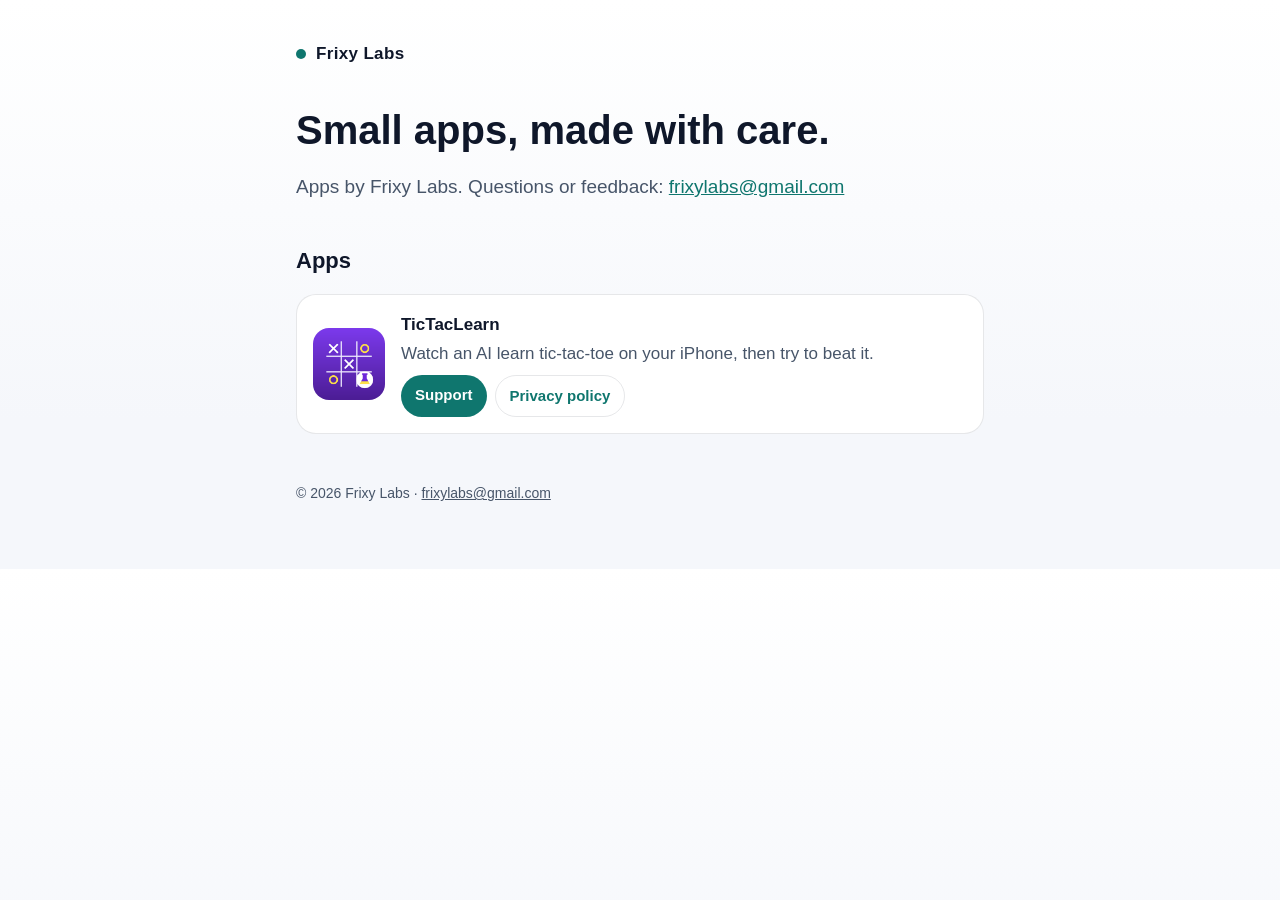
<file: index.html>
<!doctype html>
<html lang="en">
<head>
  <meta charset="utf-8">
  <meta name="viewport" content="width=device-width, initial-scale=1">
  <title>Frixy Labs</title>
  <meta name="description" content="Small apps by Frixy Labs.">
  <link rel="stylesheet" href="style.css">
</head>
<body>
<main>
  <header class="brand"><span class="dot"></span><a href="./">Frixy Labs</a></header>
  <h1>Small apps, made with care.</h1>
  <p class="lead">Apps by Frixy Labs. Questions or feedback: <a href="mailto:frixylabs@gmail.com">frixylabs@gmail.com</a></p>

  <h2>Apps</h2>
  <div class="app">
    <img src="tictaclearn/icon.png" alt="">
    <div>
      <h3>TicTacLearn</h3>
      <p>Watch an AI learn tic-tac-toe on your iPhone, then try to beat it.</p>
      <div class="links">
        <a class="button" href="tictaclearn/">Support</a>
        <a class="button quiet" href="tictaclearn/privacy.html">Privacy policy</a>
      </div>
    </div>
  </div>

  <footer>© 2026 Frixy Labs · <a href="mailto:frixylabs@gmail.com">frixylabs@gmail.com</a></footer>
</main>
</body>
</html>
</file>
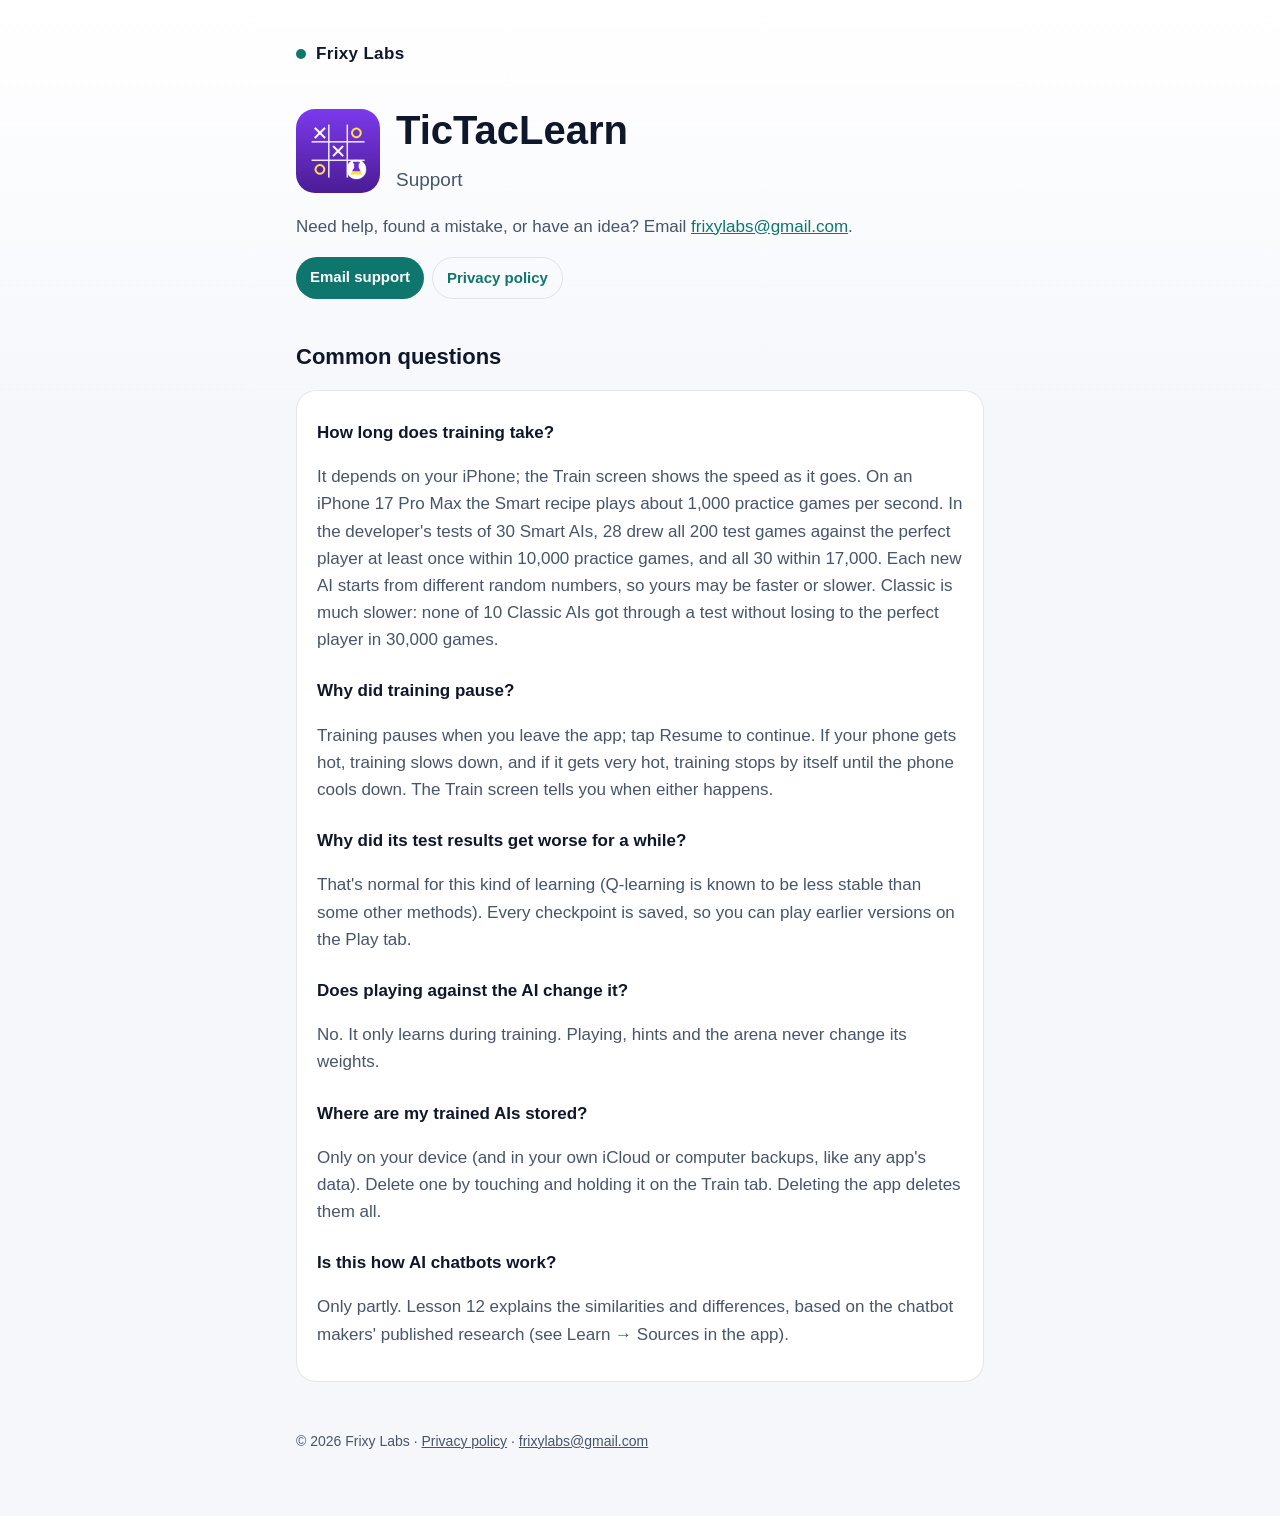
<file: tictaclearn/index.html>
<!doctype html>
<html lang="en">
<head>
  <meta charset="utf-8">
  <meta name="viewport" content="width=device-width, initial-scale=1">
  <title>TicTacLearn Support</title>
  <meta name="description" content="Help and contact for TicTacLearn, the iPhone app where you watch an AI learn tic-tac-toe.">
  <link rel="stylesheet" href="../style.css">
</head>
<body>
<main>
  <header class="brand"><span class="dot"></span><a href="../">Frixy Labs</a></header>
  <div class="hero">
    <img src="icon.png" alt="">
    <div>
      <h1>TicTacLearn</h1>
      <p class="lead" style="margin:0">Support</p>
    </div>
  </div>
  <p>Need help, found a mistake, or have an idea? Email <a href="mailto:frixylabs@gmail.com?subject=TicTacLearn">frixylabs@gmail.com</a>.</p>
  <div class="links"><a class="button" href="mailto:frixylabs@gmail.com?subject=TicTacLearn">Email support</a> <a class="button quiet" href="privacy.html">Privacy policy</a></div>

  <h2>Common questions</h2>
  <div class="card">
    <h3>How long does training take?</h3>
    <p>It depends on your iPhone; the Train screen shows the speed as it goes. On an iPhone 17 Pro Max the Smart recipe plays about 1,000 practice games per second. In the developer's tests of 30 Smart AIs, 28 drew all 200 test games against the perfect player at least once within 10,000 practice games, and all 30 within 17,000. Each new AI starts from different random numbers, so yours may be faster or slower. Classic is much slower: none of 10 Classic AIs got through a test without losing to the perfect player in 30,000 games.</p>

    <h3>Why did training pause?</h3>
    <p>Training pauses when you leave the app; tap Resume to continue. If your phone gets hot, training slows down, and if it gets very hot, training stops by itself until the phone cools down. The Train screen tells you when either happens.</p>

    <h3>Why did its test results get worse for a while?</h3>
    <p>That's normal for this kind of learning (Q-learning is known to be less stable than some other methods). Every checkpoint is saved, so you can play earlier versions on the Play tab.</p>

    <h3>Does playing against the AI change it?</h3>
    <p>No. It only learns during training. Playing, hints and the arena never change its weights.</p>

    <h3>Where are my trained AIs stored?</h3>
    <p>Only on your device (and in your own iCloud or computer backups, like any app's data). Delete one by touching and holding it on the Train tab. Deleting the app deletes them all.</p>

    <h3>Is this how AI chatbots work?</h3>
    <p>Only partly. Lesson 12 explains the similarities and differences, based on the chatbot makers' published research (see Learn → Sources in the app).</p>
  </div>

  <footer>© 2026 Frixy Labs · <a href="privacy.html">Privacy policy</a> · <a href="mailto:frixylabs@gmail.com">frixylabs@gmail.com</a></footer>
</main>
</body>
</html>
</file>
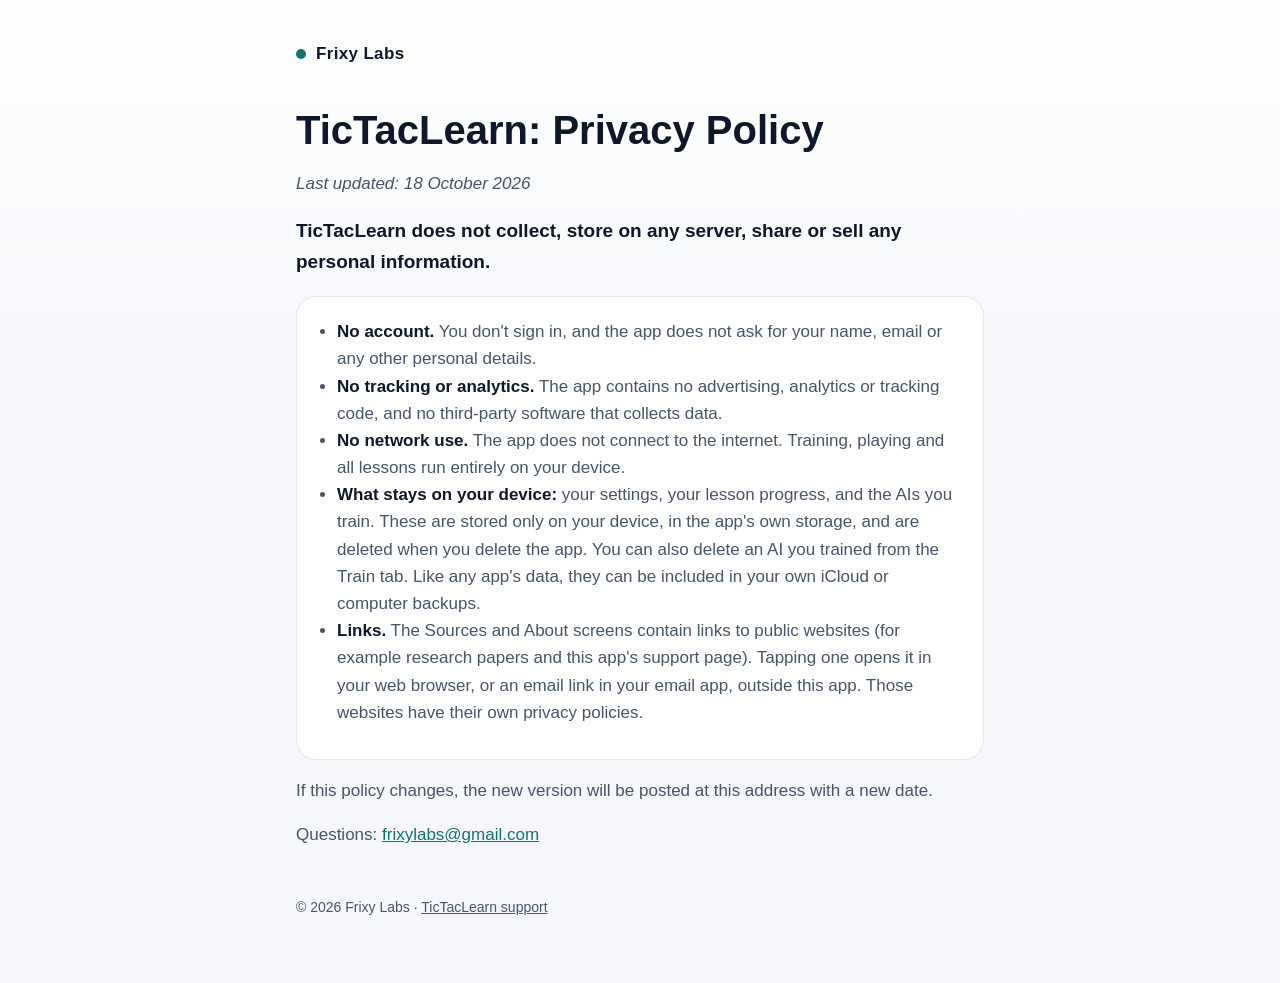
<file: tictaclearn/privacy.html>
<!doctype html>
<html lang="en">
<head>
  <meta charset="utf-8">
  <meta name="viewport" content="width=device-width, initial-scale=1">
  <title>TicTacLearn Privacy</title>
  <meta name="description" content="Privacy policy for TicTacLearn: no account, no tracking, no data collected.">
  <link rel="stylesheet" href="../style.css">
</head>
<body>
<main>
  <header class="brand"><span class="dot"></span><a href="../">Frixy Labs</a></header>
  <h1>TicTacLearn: Privacy Policy</h1>
  <p><em>Last updated: 18 October 2026</em></p>
  <p class="lead"><strong>TicTacLearn does not collect, store on any server, share or sell any personal information.</strong></p>
  <div class="card">
    <ul>
      <li><strong>No account.</strong> You don't sign in, and the app does not ask for your name, email or any other personal details.</li>
      <li><strong>No tracking or analytics.</strong> The app contains no advertising, analytics or tracking code, and no third-party software that collects data.</li>
      <li><strong>No network use.</strong> The app does not connect to the internet. Training, playing and all lessons run entirely on your device.</li>
      <li><strong>What stays on your device:</strong> your settings, your lesson progress, and the AIs you train. These are stored only on your device, in the app's own storage, and are deleted when you delete the app. You can also delete an AI you trained from the Train tab. Like any app's data, they can be included in your own iCloud or computer backups.</li>
      <li><strong>Links.</strong> The Sources and About screens contain links to public websites (for example research papers and this app's support page). Tapping one opens it in your web browser, or an email link in your email app, outside this app. Those websites have their own privacy policies.</li>
    </ul>
  </div>
  <p>If this policy changes, the new version will be posted at this address with a new date.</p>
  <p>Questions: <a href="mailto:frixylabs@gmail.com">frixylabs@gmail.com</a></p>
  <footer>© 2026 Frixy Labs · <a href="./">TicTacLearn support</a></footer>
</main>
</body>
</html>
</file>
<file: style.css>
:root {
  --bg: #0b1124;
  --bg-top: #141d3a;
  --card: #19223f;
  --border: rgba(255, 255, 255, 0.08);
  --ink: #e2e8f0;
  --muted: #a3b1c6;
  --accent: #5eead4;
  --accent-ink: #04201b;
}
@media (prefers-color-scheme: light) {
  :root {
    --bg: #f5f7fb;
    --bg-top: #ffffff;
    --card: #ffffff;
    --border: rgba(15, 23, 42, 0.1);
    --ink: #0f172a;
    --muted: #475569;
    --accent: #0f766e;
    --accent-ink: #ffffff;
  }
}
* { box-sizing: border-box; }
html { -webkit-text-size-adjust: 100%; }
body {
  margin: 0;
  background: linear-gradient(var(--bg-top), var(--bg) 420px) var(--bg);
  color: var(--ink);
  font: 17px/1.6 -apple-system, BlinkMacSystemFont, "SF Pro Text", "Segoe UI", Roboto, sans-serif;
}
main { max-width: 720px; margin: 0 auto; padding: 40px 16px 64px; }
header.brand { display: flex; align-items: center; gap: 10px; margin-bottom: 40px; }
header.brand a { color: var(--ink); text-decoration: none; font-weight: 700; letter-spacing: 0.02em; }
header.brand .dot { width: 10px; height: 10px; border-radius: 50%; background: var(--accent); }
h1 { font-size: clamp(30px, 6vw, 40px); line-height: 1.15; margin: 0 0 12px; }
h2 { font-size: 22px; margin: 40px 0 12px; }
h3 { font-size: 17px; margin: 24px 0 4px; }
p, li { color: var(--muted); }
strong { color: var(--ink); }
a { color: var(--accent); }
.lead { font-size: 19px; }
.app {
  display: flex; gap: 16px; align-items: center;
  background: var(--card); border: 1px solid var(--border); border-radius: 20px;
  padding: 16px; margin: 16px 0;
}
.app img { width: 72px; height: 72px; border-radius: 16px; flex: none; }
.app h3 { margin: 0; }
.app p { margin: 2px 0 8px; }
.links { display: flex; flex-wrap: wrap; gap: 8px; }
.button {
  display: inline-block; padding: 8px 14px; border-radius: 999px;
  background: var(--accent); color: var(--accent-ink); text-decoration: none; font-weight: 600; font-size: 15px;
}
.button.quiet { background: transparent; color: var(--accent); border: 1px solid var(--border); }
.hero { display: flex; gap: 16px; align-items: center; margin-bottom: 8px; }
.hero img { width: 84px; height: 84px; border-radius: 19px; flex: none; }
.card { background: var(--card); border: 1px solid var(--border); border-radius: 20px; padding: 4px 20px 16px; margin: 16px 0; }
ul { padding-left: 20px; }
footer { margin-top: 48px; font-size: 14px; color: var(--muted); }
footer a { color: var(--muted); }
</file>
